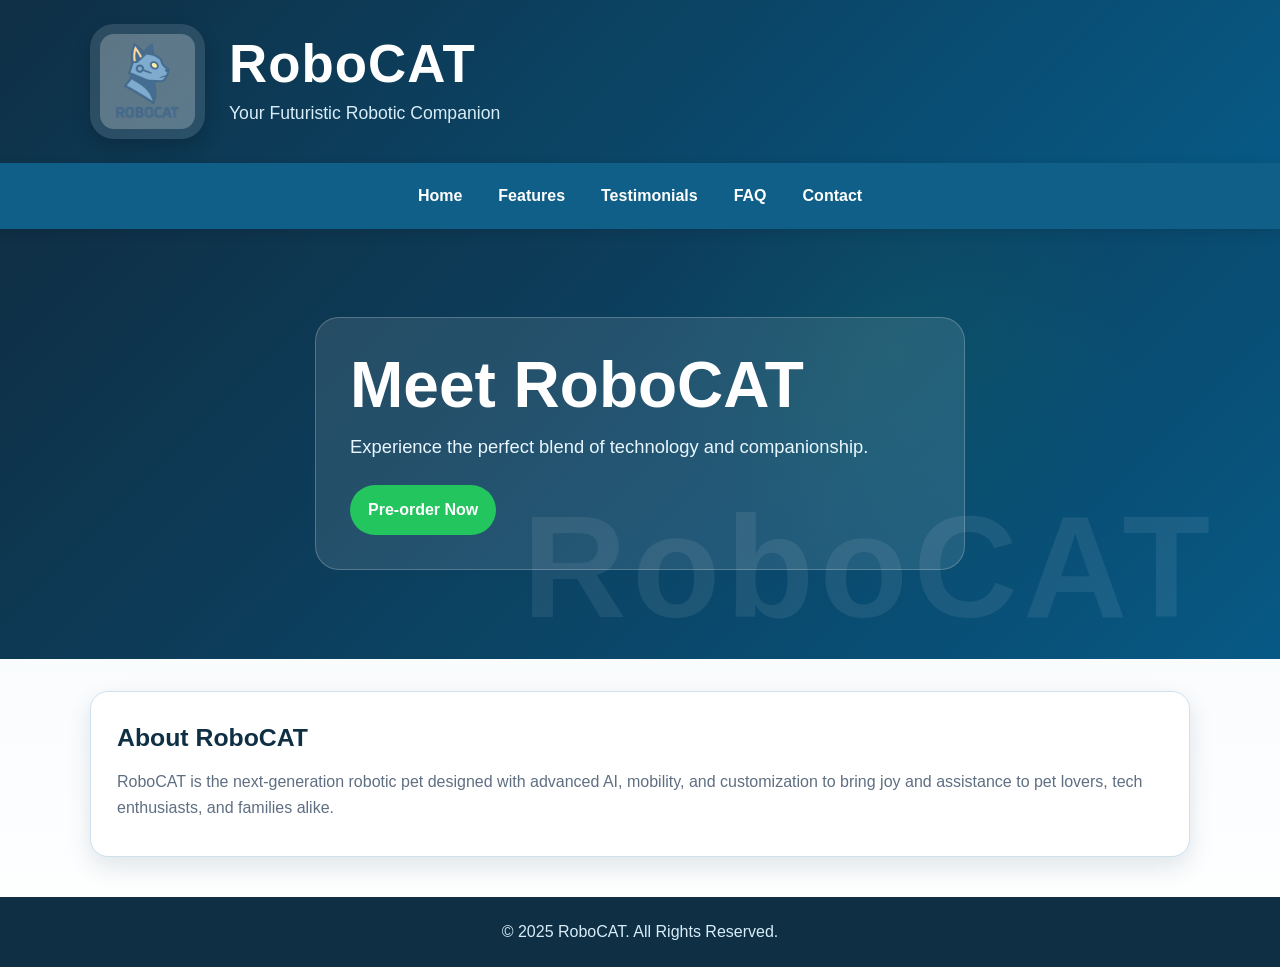
<file: index.html>
<!DOCTYPE html>
<html lang="en">
<head>
  <meta charset="UTF-8">
  <meta name="viewport" content="width=device-width, initial-scale=1">
  <title>RoboCAT - Home</title>
  <link rel="stylesheet" href="styles.css">
</head>
<body>
<header>
  <div class="logo-title">
    <img src="RoboCat2.png" alt="RoboCAT Logo" class="logo">
    <div class="site-info">
      <h1>RoboCAT</h1>
      <p>Your Futuristic Robotic Companion</p>
    </div>
  </div>
</header>
  <nav>
    <ul>
      <li><a href="index.html">Home</a></li>
      <li><a href="features.html">Features</a></li>
      <li><a href="testimonials.html">Testimonials</a></li>
      <li><a href="faq.html">FAQ</a></li>
      <li><a href="contact.html">Contact</a></li>
    </ul>
  </nav>

  <div class="hero">
    <div class="hero-text">
      <h2>Meet RoboCAT</h2>
      <p>Experience the perfect blend of technology and companionship.</p>
      <div class="cta">
        <a href="contact.html">Pre-order Now</a>
      </div>
    </div>
  </div>

  <div class="container">
    <section>
      <h2>About RoboCAT</h2>
      <p>RoboCAT is the next-generation robotic pet designed with advanced AI, mobility, and customization to bring joy and assistance to pet lovers, tech enthusiasts, and families alike.</p>
    </section>
  </div>
  <footer>
    <p>&copy; 2025 RoboCAT. All Rights Reserved.</p>
  </footer>
</body>
</html>
</file>
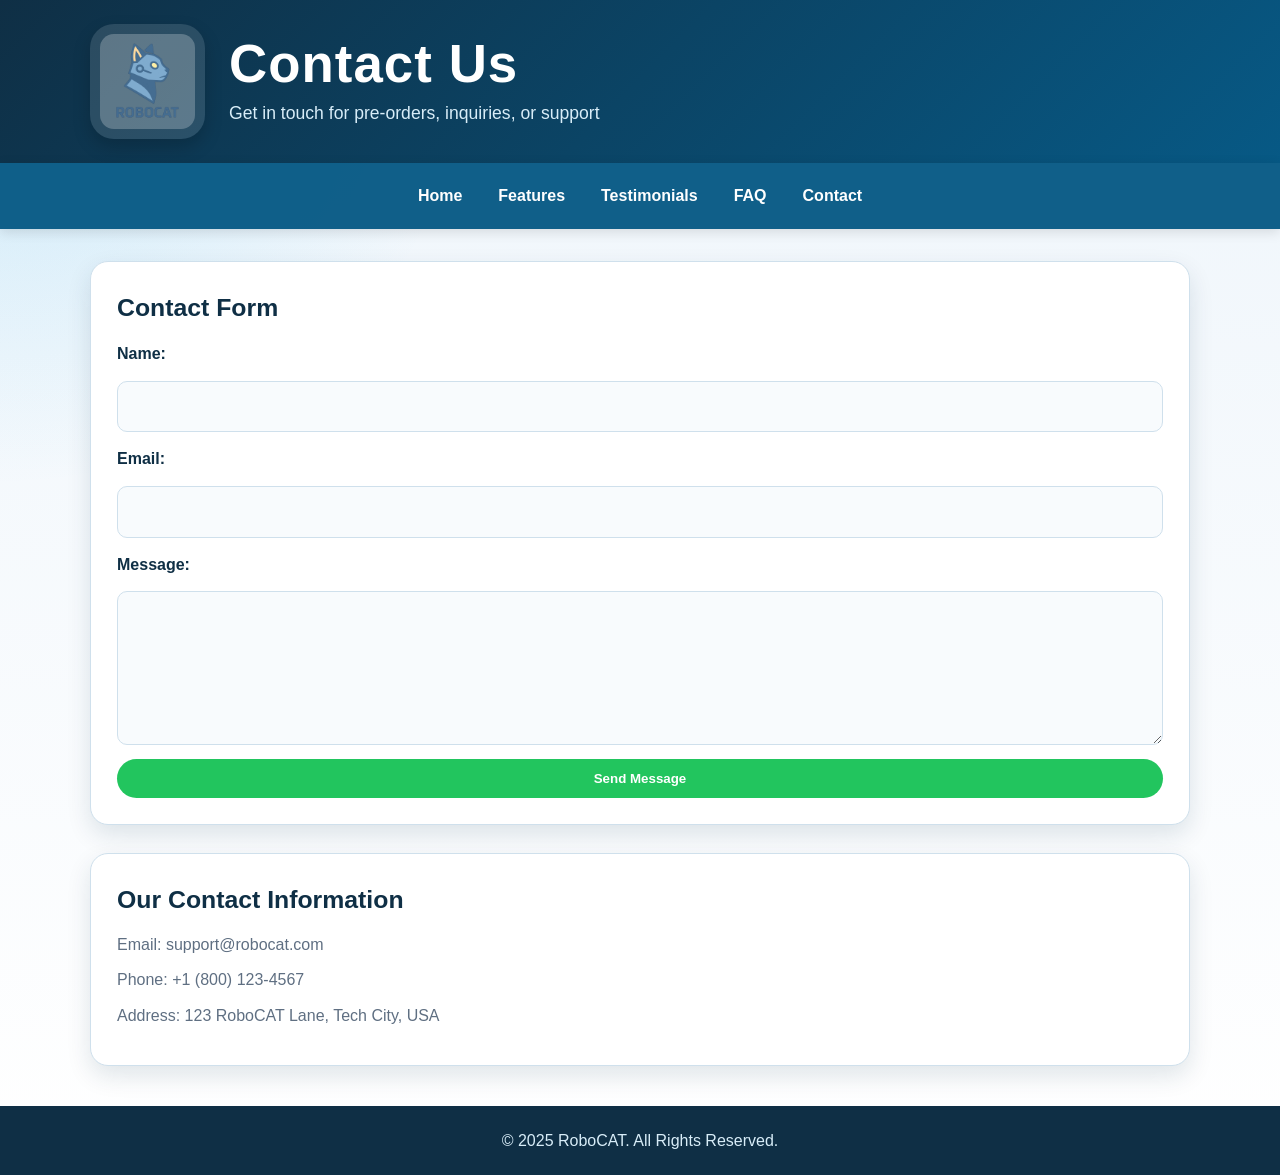
<file: contact.html>
<!DOCTYPE html>
<html lang="en">
<head>
  <meta charset="UTF-8">
  <meta name="viewport" content="width=device-width, initial-scale=1">
  <title>RoboCAT - Contact</title>
  <link rel="stylesheet" href="styles.css">
</head>
<body>
  <header>
  <div class="logo-title">
    <img src="RoboCat2.png" alt="RoboCAT Logo" class="logo">
    <div class="site-info">
    <h1>Contact Us</h1>
    <p>Get in touch for pre-orders, inquiries, or support</p>
    </div>
  </div>
</header>

  <nav>
    <ul>
      <li><a href="index.html">Home</a></li>
      <li><a href="features.html">Features</a></li>
      <li><a href="testimonials.html">Testimonials</a></li>
      <li><a href="faq.html">FAQ</a></li>
      <li><a href="contact.html">Contact</a></li>
    </ul>
  </nav>
  
  <div class="container">
    <section>
      <h2>Contact Form</h2>
      <form action="#" method="post">
        <label for="name">Name:</label>
        <input type="text" id="name" name="name" required>
      
        <label for="email">Email:</label>
        <input type="email" id="email" name="email" required>
      
        <label for="message">Message:</label>
        <textarea id="message" name="message" rows="5" required></textarea>
      
        <input type="submit" value="Send Message">
      </form>
    </section>
    
    <section>
      <h2>Our Contact Information</h2>
      <p>Email: support@robocat.com</p>
      <p>Phone: +1 (800) 123-4567</p>
      <p>Address: 123 RoboCAT Lane, Tech City, USA</p>
    </section>
  </div>
  
  <footer>
    <p>&copy; 2025 RoboCAT. All Rights Reserved.</p>
  </footer>
</body>
</html>
</file>
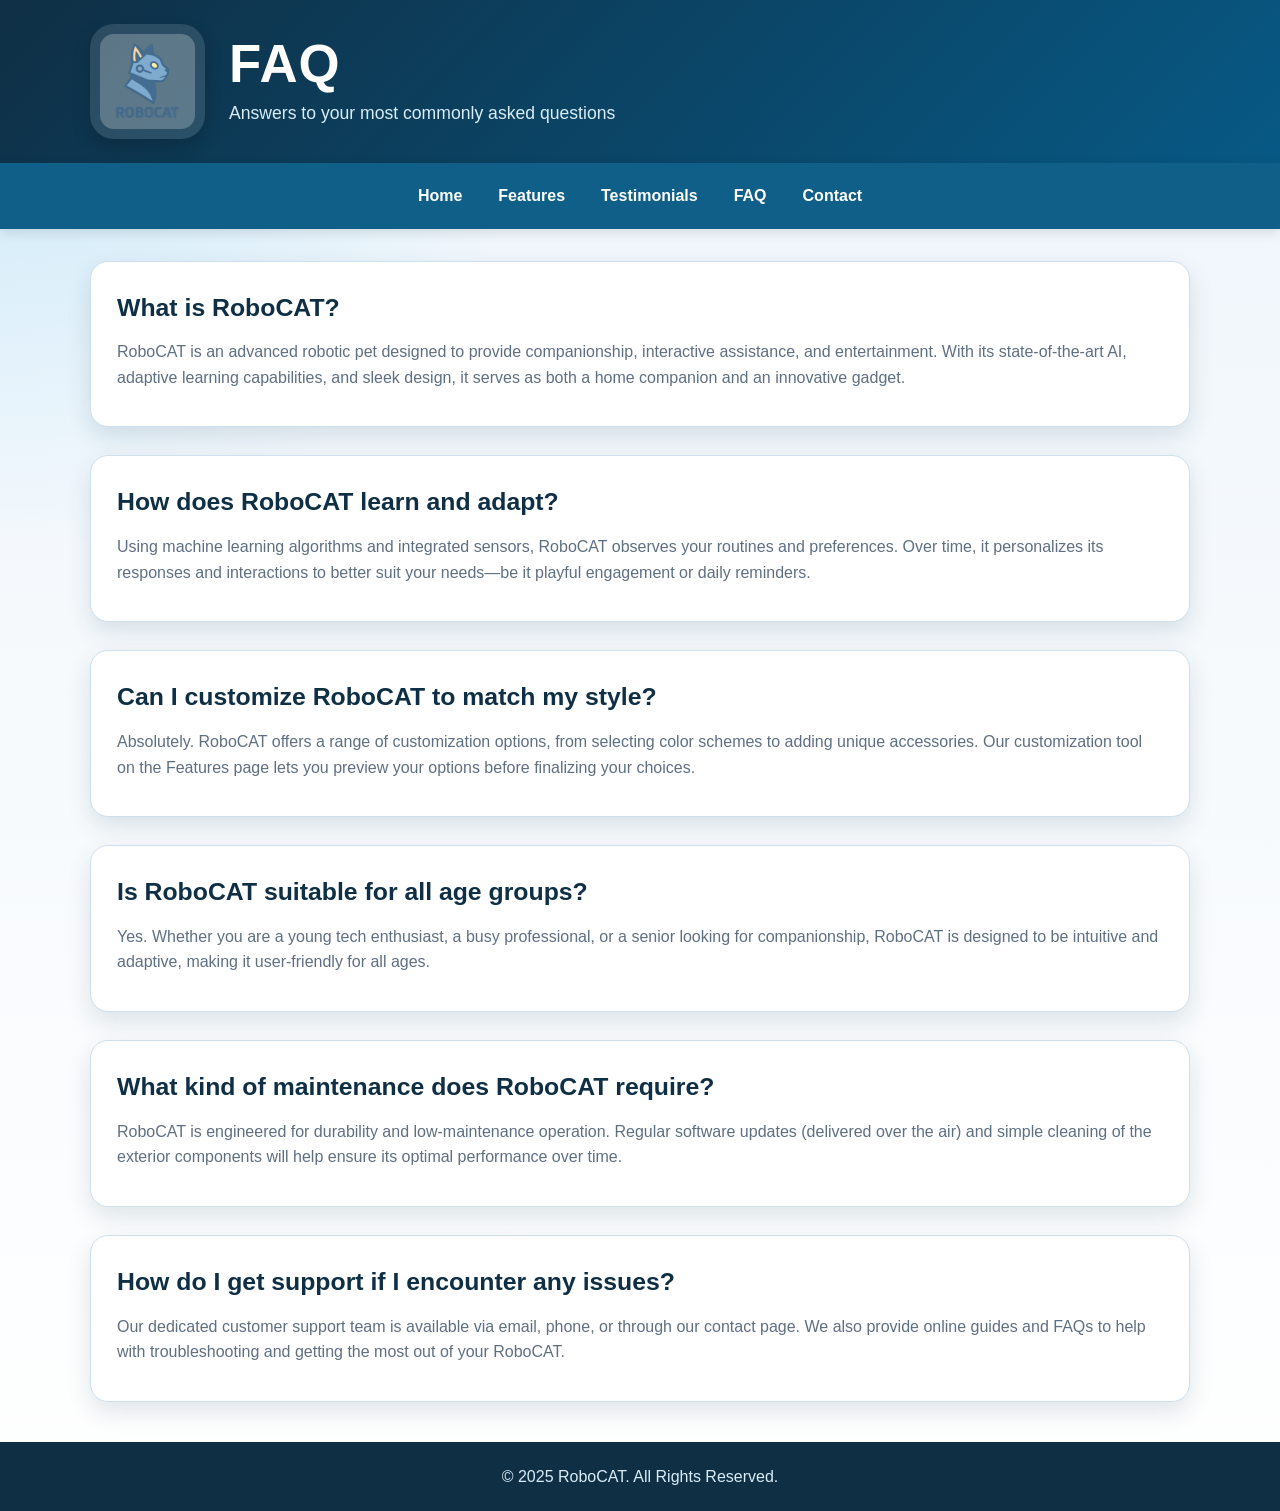
<file: faq.html>
<!DOCTYPE html>
<html lang="en">
<head>
  <meta charset="UTF-8">
  <meta name="viewport" content="width=device-width, initial-scale=1">
  <title>RoboCAT - FAQ</title>
  <link rel="stylesheet" href="styles.css">
</head>
<body>
  <header>
  <div class="logo-title">
    <img src="RoboCat2.png" alt="RoboCAT Logo" class="logo">
    <div class="site-info">
    <h1>FAQ</h1>
    <p>Answers to your most commonly asked questions</p>
    </div>
  </div>
</header>

  <nav>
    <ul>
      <li><a href="index.html">Home</a></li>
      <li><a href="features.html">Features</a></li>
      <li><a href="testimonials.html">Testimonials</a></li>
      <li><a href="faq.html">FAQ</a></li>
      <li><a href="contact.html">Contact</a></li>
    </ul>
  </nav>
  
   <div class="container">
    <section>
      <h2>What is RoboCAT?</h2>
      <p>RoboCAT is an advanced robotic pet designed to provide companionship, interactive assistance, and entertainment. With its state-of-the-art AI, adaptive learning capabilities, and sleek design, it serves as both a home companion and an innovative gadget.</p>
    </section>
    
    <section>
      <h2>How does RoboCAT learn and adapt?</h2>
      <p>Using machine learning algorithms and integrated sensors, RoboCAT observes your routines and preferences. Over time, it personalizes its responses and interactions to better suit your needs—be it playful engagement or daily reminders.</p>
    </section>
    
    <section>
      <h2>Can I customize RoboCAT to match my style?</h2>
      <p>Absolutely. RoboCAT offers a range of customization options, from selecting color schemes to adding unique accessories. Our customization tool on the Features page lets you preview your options before finalizing your choices.</p>
    </section>
    
    <section>
      <h2>Is RoboCAT suitable for all age groups?</h2>
      <p>Yes. Whether you are a young tech enthusiast, a busy professional, or a senior looking for companionship, RoboCAT is designed to be intuitive and adaptive, making it user-friendly for all ages.</p>
    </section>
    
    <section>
      <h2>What kind of maintenance does RoboCAT require?</h2>
      <p>RoboCAT is engineered for durability and low-maintenance operation. Regular software updates (delivered over the air) and simple cleaning of the exterior components will help ensure its optimal performance over time.</p>
    </section>
    
    <section>
      <h2>How do I get support if I encounter any issues?</h2>
      <p>Our dedicated customer support team is available via email, phone, or through our contact page. We also provide online guides and FAQs to help with troubleshooting and getting the most out of your RoboCAT.</p>
    </section>
  </div>

  
  <footer>
    <p>&copy; 2025 RoboCAT. All Rights Reserved.</p>
  </footer>
</body>
</html>
</file>
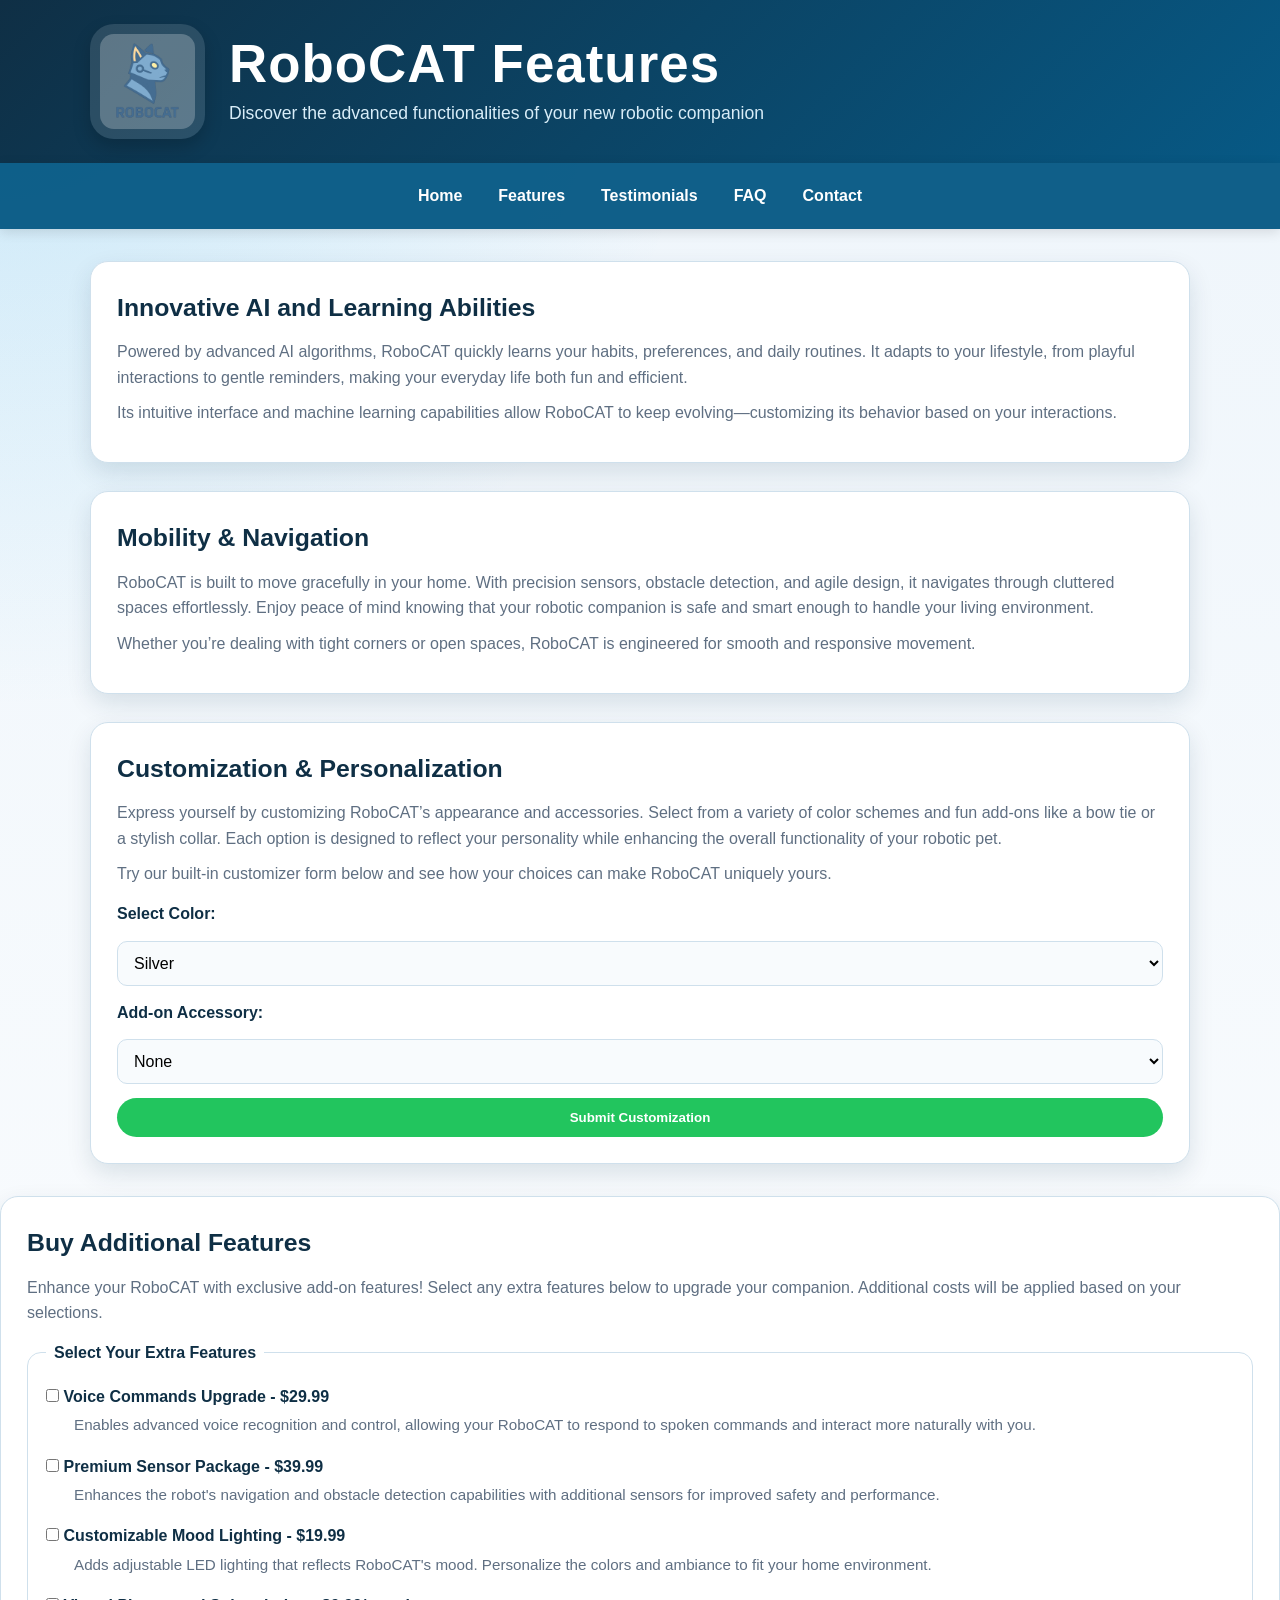
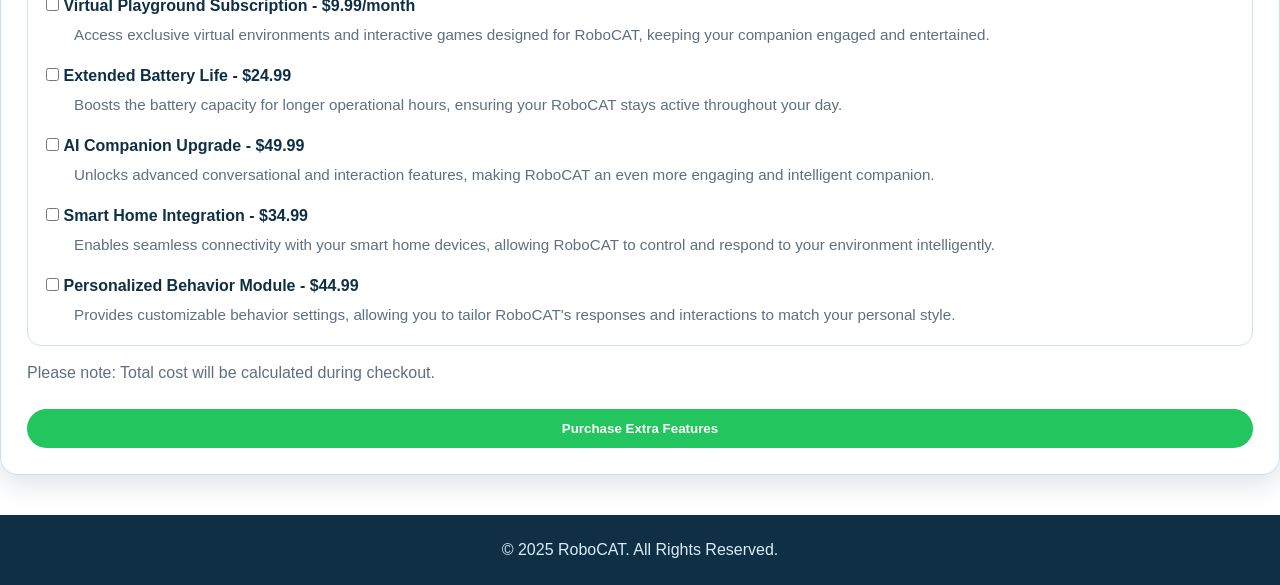
<file: features.html>
<!DOCTYPE html>
<html lang="en">
<head>
  <meta charset="UTF-8">
  <meta name="viewport" content="width=device-width, initial-scale=1">
  <title>RoboCAT - Features</title>
  <link rel="stylesheet" href="styles.css">
</head>
<body>
  <header>
  <div class="logo-title">
    <img src="RoboCat2.png" alt="RoboCAT Logo" class="logo">
    <div class="site-info">
    <h1>RoboCAT Features</h1>
    <p>Discover the advanced functionalities of your new robotic companion</p>
    </div>
  </div>
</header>

  <nav>
    <ul>
      <li><a href="index.html">Home</a></li>
      <li><a href="features.html">Features</a></li>
      <li><a href="testimonials.html">Testimonials</a></li>
      <li><a href="faq.html">FAQ</a></li>
      <li><a href="contact.html">Contact</a></li>
    </ul>
  </nav>
  
<div class="container">
    <section>
      <h2>Innovative AI and Learning Abilities</h2>
      <p>Powered by advanced AI algorithms, RoboCAT quickly learns your habits, preferences, and daily routines. It adapts to your lifestyle, from playful interactions to gentle reminders, making your everyday life both fun and efficient.</p>
      <p>Its intuitive interface and machine learning capabilities allow RoboCAT to keep evolving—customizing its behavior based on your interactions.</p>
    </section>
    
    <section>
      <h2>Mobility & Navigation</h2>
      <p>RoboCAT is built to move gracefully in your home. With precision sensors, obstacle detection, and agile design, it navigates through cluttered spaces effortlessly. Enjoy peace of mind knowing that your robotic companion is safe and smart enough to handle your living environment.</p>
      <p>Whether you’re dealing with tight corners or open spaces, RoboCAT is engineered for smooth and responsive movement.</p>
    </section>
    
    <section>
      <h2>Customization & Personalization</h2>
      <p>Express yourself by customizing RoboCAT’s appearance and accessories. Select from a variety of color schemes and fun add-ons like a bow tie or a stylish collar. Each option is designed to reflect your personality while enhancing the overall functionality of your robotic pet.</p>
      <p>Try our built-in customizer form below and see how your choices can make RoboCAT uniquely yours.</p>
      <!-- Simulated product customizer form (static, without JavaScript) -->
      <form action="#" method="post">
        <label for="color">Select Color:</label>
        <select id="color" name="color">
          <option value="silver">Silver</option>
          <option value="black">Black</option>
          <option value="white">White</option>
        </select>
        <label for="accessory">Add-on Accessory:</label>
        <select id="accessory" name="accessory">
          <option value="none">None</option>
          <option value="bow-tie">Bow Tie</option>
          <option value="collar">Collar</option>
        </select>
        <input type="submit" value="Submit Customization">
      </form>
    </section>
  </div>
  <!-- Updated Buy Additional Features Section in features.html -->
<section>
  <h2>Buy Additional Features</h2>
  <p>Enhance your RoboCAT with exclusive add-on features! Select any extra features below to upgrade your companion. Additional costs will be applied based on your selections.</p>
  <form action="#" method="post">
    <fieldset>
      <legend>Select Your Extra Features</legend>
      <div>
        <input type="checkbox" id="voice-upgrade" name="extra_features" value="voice-upgrade">
        <label for="voice-upgrade"><strong>Voice Commands Upgrade - $29.99</strong></label>
        <br>
        <span class="feature-desc">Enables advanced voice recognition and control, allowing your RoboCAT to respond to spoken commands and interact more naturally with you.</span>
      </div>
      <div>
        <input type="checkbox" id="sensor-package" name="extra_features" value="sensor-package">
        <label for="sensor-package"><strong>Premium Sensor Package - $39.99</strong></label>
        <br>
        <span class="feature-desc">Enhances the robot's navigation and obstacle detection capabilities with additional sensors for improved safety and performance.</span>
      </div>
      <div>
        <input type="checkbox" id="mood-lighting" name="extra_features" value="mood-lighting">
        <label for="mood-lighting"><strong>Customizable Mood Lighting - $19.99</strong></label>
        <br>
        <span class="feature-desc">Adds adjustable LED lighting that reflects RoboCAT's mood. Personalize the colors and ambiance to fit your home environment.</span>
      </div>
      <div>
        <input type="checkbox" id="playground-sub" name="extra_features" value="playground-sub">
        <label for="playground-sub"><strong>Virtual Playground Subscription - $9.99/month</strong></label>
        <br>
        <span class="feature-desc">Access exclusive virtual environments and interactive games designed for RoboCAT, keeping your companion engaged and entertained.</span>
      </div>
      <!-- Additional Premium Features -->
      <div>
        <input type="checkbox" id="extended-battery" name="extra_features" value="extended-battery">
        <label for="extended-battery"><strong>Extended Battery Life - $24.99</strong></label>
        <br>
        <span class="feature-desc">Boosts the battery capacity for longer operational hours, ensuring your RoboCAT stays active throughout your day.</span>
      </div>
      <div>
        <input type="checkbox" id="ai-companion" name="extra_features" value="ai-companion">
        <label for="ai-companion"><strong>AI Companion Upgrade - $49.99</strong></label>
        <br>
        <span class="feature-desc">Unlocks advanced conversational and interaction features, making RoboCAT an even more engaging and intelligent companion.</span>
      </div>
      <div>
        <input type="checkbox" id="smart-home" name="extra_features" value="smart-home">
        <label for="smart-home"><strong>Smart Home Integration - $34.99</strong></label>
        <br>
        <span class="feature-desc">Enables seamless connectivity with your smart home devices, allowing RoboCAT to control and respond to your environment intelligently.</span>
      </div>
      <div>
        <input type="checkbox" id="behavior-module" name="extra_features" value="behavior-module">
        <label for="behavior-module"><strong>Personalized Behavior Module - $44.99</strong></label>
        <br>
        <span class="feature-desc">Provides customizable behavior settings, allowing you to tailor RoboCAT's responses and interactions to match your personal style.</span>
      </div>
    </fieldset>
    <p>Please note: Total cost will be calculated during checkout.</p>
    <input type="submit" value="Purchase Extra Features">
  </form>
</section>

  <footer>
    <p>&copy; 2025 RoboCAT. All Rights Reserved.</p>
  </footer>
</body>
</html>
</file>
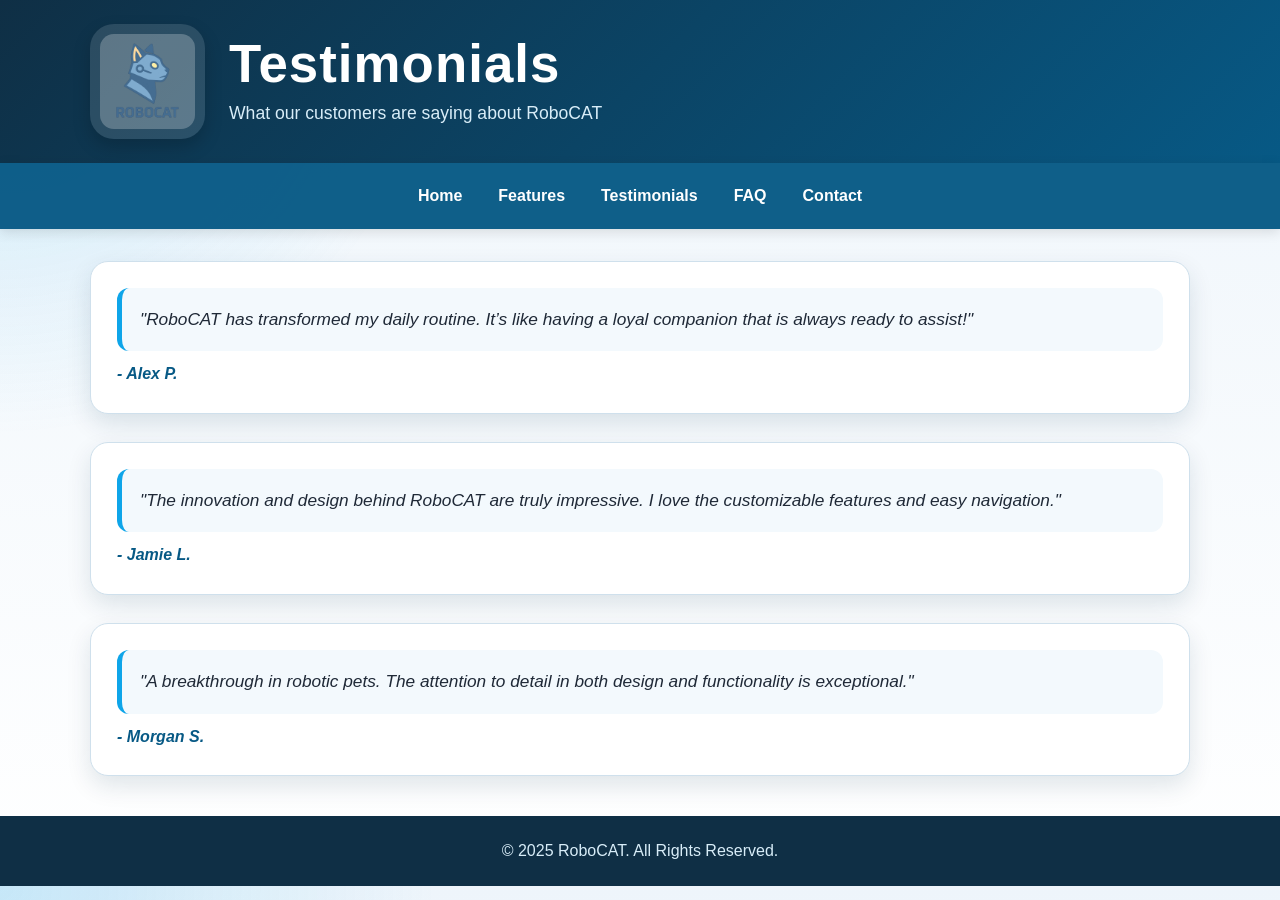
<file: testimonials.html>
<!DOCTYPE html>
<html lang="en">
<head>
  <meta charset="UTF-8">
  <meta name="viewport" content="width=device-width, initial-scale=1">
  <title>RoboCAT - Testimonials</title>
  <link rel="stylesheet" href="styles.css">
</head>
<body>
 <header>
  <div class="logo-title">
    <img src="RoboCat2.png" alt="RoboCAT Logo" class="logo">
    <div class="site-info">
    <h1>Testimonials</h1>
    <p>What our customers are saying about RoboCAT</p>
    </div>
  </div>
</header>
 
  <nav>
    <ul>
      <li><a href="index.html">Home</a></li>
      <li><a href="features.html">Features</a></li>
      <li><a href="testimonials.html">Testimonials</a></li>
      <li><a href="faq.html">FAQ</a></li>
      <li><a href="contact.html">Contact</a></li>
    </ul>
  </nav>
  
  <div class="container">
    <section class="testimonials">
      <blockquote>
        "RoboCAT has transformed my daily routine. It’s like having a loyal companion that is always ready to assist!"
      </blockquote>
      <cite>- Alex P.</cite>
    </section>
    
    <section class="testimonials">
      <blockquote>
        "The innovation and design behind RoboCAT are truly impressive. I love the customizable features and easy navigation."
      </blockquote>
      <cite>- Jamie L.</cite>
    </section>
    
    <section class="testimonials">
      <blockquote>
        "A breakthrough in robotic pets. The attention to detail in both design and functionality is exceptional."
      </blockquote>
      <cite>- Morgan S.</cite>
    </section>
  </div>
  
  <footer>
    <p>&copy; 2025 RoboCAT. All Rights Reserved.</p>
  </footer>
</body>
</html>
</file>
<file: styles.css>
@charset "utf-8";

/* RoboCAT Polished Styles - same project, cleaner presentation */

* {
  margin: 0;
  padding: 0;
  box-sizing: border-box;
}

:root {
  --bg: #eef5fb;
  --surface: #ffffff;
  --primary: #075985;
  --primary-dark: #0f2f45;
  --secondary: #0ea5e9;
  --accent: #22c55e;
  --accent-dark: #16863f;
  --text: #1f2937;
  --muted: #5f6f82;
  --border: #cfe0ec;
  --shadow: 0 10px 25px rgba(10, 48, 73, 0.12);
  --radius: 18px;
}

html {
  scroll-behavior: smooth;
}

body {
  font-family: Arial, Helvetica, sans-serif;
  line-height: 1.6;
  background:
    radial-gradient(circle at top left, rgba(14, 165, 233, 0.18), transparent 28%),
    linear-gradient(180deg, var(--bg), #ffffff);
  color: var(--text);
}

img {
  max-width: 100%;
  height: auto;
}

/* Header */
header {
  background: linear-gradient(135deg, var(--primary-dark), var(--primary));
  color: #fff;
  padding: 24px 0;
}

.logo-title {
  width: min(1100px, 92%);
  margin: 0 auto;
  display: flex;
  align-items: center;
  gap: 24px;
}

.logo {
  width: 115px;
  height: 115px;
  object-fit: contain;
  background-color: rgba(255, 255, 255, 0.12);
  padding: 10px;
  border-radius: 24px;
  box-shadow: 0 8px 18px rgba(0, 0, 0, 0.18);
}

.site-info h1 {
  font-size: clamp(2rem, 5vw, 3.3rem);
  line-height: 1.05;
  letter-spacing: 0.02em;
  margin-bottom: 8px;
}

.site-info p {
  font-size: 1.1rem;
  color: #d8edf8;
  font-style: normal;
}

/* Navigation */
nav {
  background-color: rgba(7, 89, 133, 0.96);
  position: sticky;
  top: 0;
  z-index: 20;
  box-shadow: 0 3px 12px rgba(0, 0, 0, 0.12);
}

nav ul {
  width: min(1100px, 92%);
  margin: 0 auto;
  list-style: none;
  display: flex;
  justify-content: center;
  gap: 8px;
  padding: 10px 0;
  flex-wrap: wrap;
}

nav li {
  margin: 0;
}

nav a {
  display: inline-block;
  color: #fff;
  text-decoration: none;
  padding: 10px 14px;
  border-radius: 999px;
  font-weight: bold;
}

nav a:hover {
  background-color: rgba(255, 255, 255, 0.16);
}

/* Main content */
.container {
  width: min(1100px, 92%);
  margin: 32px auto;
}

section {
  margin-bottom: 28px;
  padding: 26px;
  background-color: var(--surface);
  border: 1px solid var(--border);
  border-radius: var(--radius);
  box-shadow: var(--shadow);
}

section h2 {
  color: var(--primary-dark);
  font-size: 1.55rem;
  margin-bottom: 12px;
}

section p {
  color: var(--muted);
  margin-bottom: 10px;
}

/* Homepage hero */
.hero {
  min-height: 430px;
  position: relative;
  color: #fff;
  display: flex;
  align-items: center;
  background:
    linear-gradient(135deg, rgba(15, 47, 69, 0.88), rgba(7, 89, 133, 0.72)),
    radial-gradient(circle at 70% 30%, rgba(34, 197, 94, 0.35), transparent 25%),
    linear-gradient(135deg, #0f2f45, #075985);
  overflow: hidden;
}

.hero::after {
  content: "RoboCAT";
  position: absolute;
  right: 5%;
  bottom: -25px;
  font-size: clamp(4rem, 14vw, 9rem);
  font-weight: bold;
  color: rgba(255, 255, 255, 0.08);
  letter-spacing: 0.04em;
}

.hero .hero-text {
  width: min(1100px, 92%);
  margin: 0 auto;
  position: relative;
  z-index: 2;
  background-color: rgba(255, 255, 255, 0.1);
  padding: 34px;
  border: 1px solid rgba(255, 255, 255, 0.22);
  border-radius: 24px;
  max-width: 650px;
}

.hero h2 {
  font-size: clamp(2.1rem, 5vw, 4rem);
  line-height: 1.05;
  margin-bottom: 12px;
}

.hero p {
  font-size: 1.15rem;
  color: #e8f7ff;
}

/* Buttons and CTA */
.cta {
  margin-top: 24px;
  text-align: left;
}

.cta a,
form input[type="submit"] {
  display: inline-block;
  background-color: var(--accent);
  color: #fff;
  padding: 12px 18px;
  text-decoration: none;
  border-radius: 999px;
  border: none;
  cursor: pointer;
  font-weight: bold;
  transition: transform 0.2s ease, background-color 0.2s ease;
}

.cta a:hover,
form input[type="submit"]:hover {
  background-color: var(--accent-dark);
  transform: translateY(-2px);
}

/* Forms */
form {
  display: grid;
  gap: 14px;
  margin-top: 14px;
}

label {
  font-weight: bold;
  color: var(--primary-dark);
}

form input[type="text"],
form input[type="email"],
form textarea,
form select {
  padding: 12px;
  border: 1px solid var(--border);
  border-radius: 10px;
  width: 100%;
  font: inherit;
  background-color: #f8fbfd;
}

form input[type="text"]:focus,
form input[type="email"]:focus,
form textarea:focus,
form select:focus {
  outline: 3px solid rgba(14, 165, 233, 0.2);
  border-color: var(--secondary);
}

fieldset {
  border: 1px solid var(--border);
  border-radius: 14px;
  padding: 18px;
  display: grid;
  gap: 16px;
}

legend {
  color: var(--primary-dark);
  font-weight: bold;
  padding: 0 8px;
}

.feature-desc {
  display: block;
  font-size: 0.95rem;
  color: var(--muted);
  margin: 4px 0 0 28px;
}

/* Testimonials */
.testimonials blockquote {
  font-size: 1.08rem;
  font-style: italic;
  border-left: 5px solid var(--secondary);
  background-color: #f3f9fd;
  padding: 18px;
  border-radius: 12px;
  margin-bottom: 10px;
  color: var(--text);
}

.testimonials cite {
  color: var(--primary);
  font-weight: bold;
}

/* Footer */
footer {
  background-color: var(--primary-dark);
  color: #d8edf8;
  text-align: center;
  padding: 22px 0;
  margin-top: 40px;
}

/* Responsive */
@media (max-width: 768px) {
  .logo-title {
    flex-direction: column;
    text-align: center;
  }

  .logo {
    width: 95px;
    height: 95px;
  }

  nav ul {
    justify-content: center;
  }

  nav a {
    padding: 8px 11px;
    font-size: 0.95rem;
  }

  .hero {
    min-height: 360px;
  }

  .hero .hero-text {
    padding: 24px;
  }

  section {
    padding: 20px;
  }
}

@media (max-width: 480px) {
  .container {
    width: 94%;
  }

  .hero .hero-text {
    width: 94%;
  }

  .site-info p {
    font-size: 1rem;
  }

  nav ul {
    gap: 4px;
  }
}
</file>
